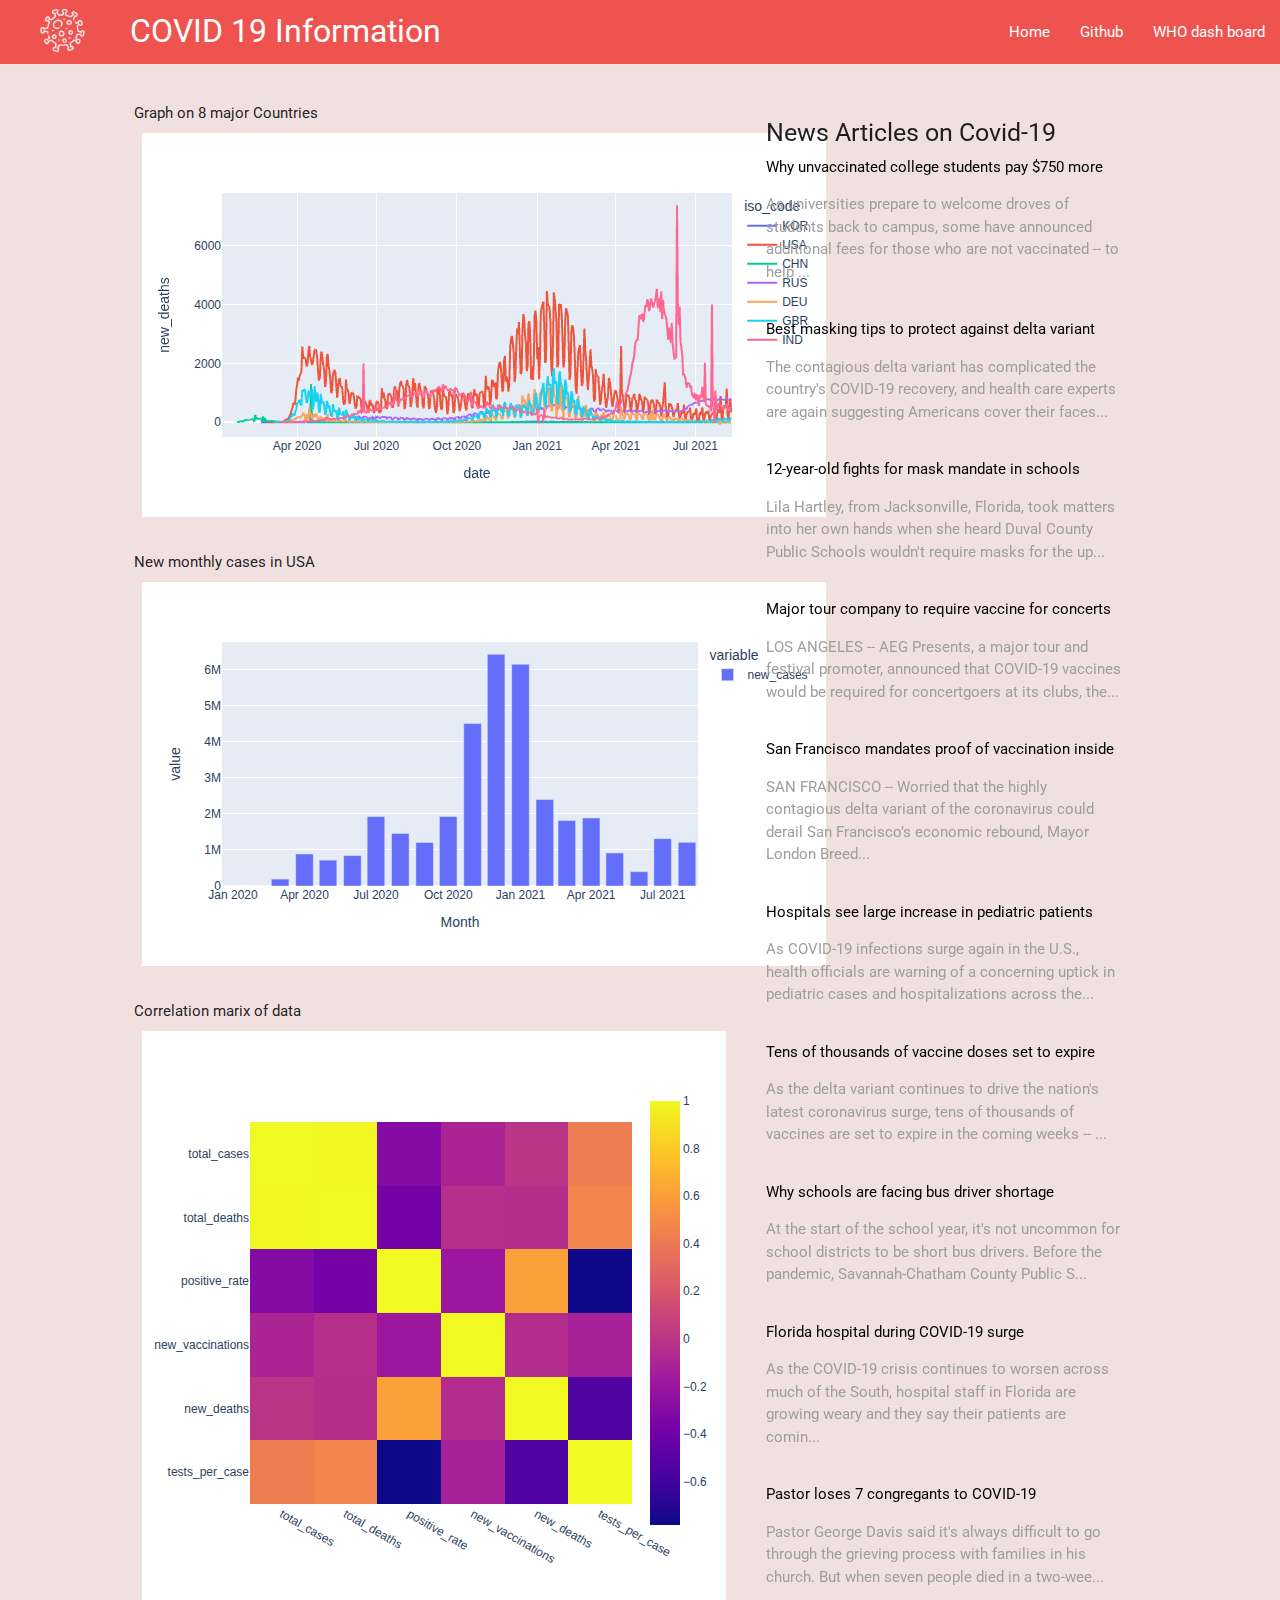
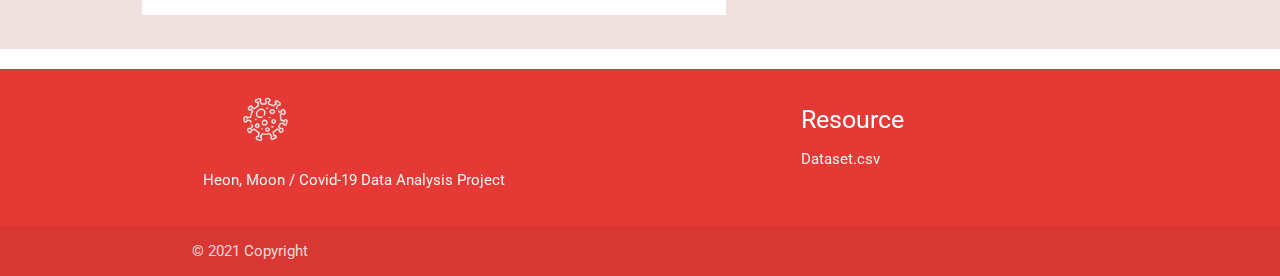
<file: index.html>
<!DOCTYPE html>


<html>


  <head>
          <!-- website setup -->
     <!-- SETUP / SETTING / TITLE ETC... -->
      <link rel="stylesheet" href="index.css">
    
      <!-- GOOGLE FONTS API IMPORTED-->
      <link rel="stylesheet" href="https://cdnjs.cloudflare.com/ajax/libs/materialize/1.0.0/css/materialize.min.css">
      <link rel="preconnect" href="https://fonts.googleapis.com">
      <link rel="preconnect" href="https://fonts.gstatic.com" crossorigin>
        <!-- GOOGLE FONTS API IMPORTED-->

      <!-- MATERIALIZE LIBRARY IMPORTED-->
      <link href="https://fonts.googleapis.com/css2?family=Roboto&display=swap" rel="stylesheet">
      <script src="https://cdnjs.cloudflare.com/ajax/libs/materialize/1.0.0/js/materialize.min.js"></script>
      <!-- MATERIALIZE LIBRARY IMPORTED-->

  </head>


  <body>
      <!------------ NAVIGATION BAR ------------>
      <nav>
          <div class="nav-wrapper red lighten-1" >
            <a href="index.html" class="brand-logo">
              <!-- <p style="margin-top: 0px; margin-left: 40px;">COVID 19 Information</p> -->
              <img class="logo-image left" src="covid19.png"></img>
              <p class = "right" style="margin-top: 0px; margin-left: 40px;">COVID 19 Information</p>
            </a>
            
            <ul id="nav-mobile" class="right hide-on-med-and-down">
              <li><a href="index.html">Home</a></li>
              <li><a href="https://github.com/owid/covid-19-data/tree/master/public/data" target = "_blank">Github</a></li>
              <li><a href="https://covid19.who.int/" target="_blank">WHO dash board</a></li>

            </ul>
          </div>
      </nav>
      <!------------ NAVIGATION BAR ------------>


        
        



      <!----------------------- CONTENTS ----------------------->
        <div class="row"  style="background-color: rgb(241, 224, 224); padding-top: 3%;">
          <!-- <div class="col s1"></div> -->
          
          <div class="col s6" style="margin-left: 3%; ">
            <div class="row ">
              <div  class = "container">
                <div class = "title">Graph on 8 major Countries</div>
                <iframe height="400" width="700" src="figure1.html" title="YouTube video player" frameborder="0" allow="accelerometer; autoplay; clipboard-write; encrypted-media; gyroscope; picture-in-picture" allowfullscreen></iframe>
              </div>
              
            </div>

            <div class="row">
              <div  class = "container">
                <div class = "title">New monthly cases in USA</div>
                <iframe height="400" width="700" src="figure2.html" title="YouTube video player" frameborder="0" allow="accelerometer; autoplay; clipboard-write; encrypted-media; gyroscope; picture-in-picture" allowfullscreen></iframe>                                    

              </div>
            </div>

            <div class="row">
              <div  class = "container">
                <div class = "title">Correlation marix of data</div>
                <iframe height="600" width="600" src="corr.html" title="YouTube video player" frameborder="0" allow="accelerometer; autoplay; clipboard-write; encrypted-media; gyroscope; picture-in-picture" allowfullscreen></iframe>                                    

              </div>
            </div>

          </div>

          <div class="col s5"  style="margin-right: 1%;">

            <div  class = "container">
            
                <H5>News Articles on Covid-19</H5>
                <div class="row">
                  <div class="col s12 m12">
                      <div class="card-content white-text">
                        <span class="card-title black-text"><a class="black-text" href="https://abcnews.go.com/US/colleges-charge-unvaccinated-students-fees-750-foot-additional/story?id=79420887" target="_blank">Why unvaccinated college students pay $750 more </a></span>
                        <p class="grey-text darken-2">As universities prepare to welcome droves of students back to campus, some have announced additional fees for those who are not vaccinated -- to help ...</p>
                      </div>
                  </div>
                </div>

                <div class="row">
                  <div class="col s12 m12">
                      <div class="card-content white-text">
                        <span class="card-title black-text"><a class="black-text" href="https://abcnews.go.com/Health/experts-share-best-masking-tips-protect-covid-19/story?id=79363986" target="_blank">Best masking tips to protect against delta variant</a></span>
                        <p class="grey-text darken-2">The contagious delta variant has complicated the country's COVID-19 recovery, and health care experts are again suggesting Americans cover their faces...</p>
                      </div>
                  </div>
                </div>

                <div class="row">
                  <div class="col s12 m12">
                      <div class="card-content white-text">
                        <span class="card-title black-text"><a class="black-text" href="https://abcnews.go.com/GMA/Living/12-year-fights-mask-mandate-schools/story?id=79422700" target="_blank">12-year-old fights for mask mandate in schools</a></span>
                        <p class="grey-text darken-2">Lila Hartley, from Jacksonville, Florida, took matters into her own hands when she heard Duval County Public Schools wouldn't require masks for the up...</p>
                      </div>
                  </div>
                </div>
                
                <div class="row">
                  <div class="col s12 m12">
                      <div class="card-content white-text">
                        <span class="card-title black-text"><a class="black-text" href="https://abcnews.go.com/Entertainment/wireStory/aeg-presents-require-covid-19-vaccines-concertgoers-79424034" target="_blank">Major tour company to require vaccine for concerts</a></span>
                        <p class="grey-text darken-2">LOS ANGELES -- AEG Presents, a major tour and festival promoter, announced that COVID-19 vaccines would be required for concertgoers at its clubs, the...</p>
                      </div>
                  </div>
                </div>
                
                <div class="row">
                  <div class="col s12 m12">
                      <div class="card-content white-text">
                        <span class="card-title black-text"><a class="black-text" href="https://abcnews.go.com/Health/wireStory/san-francisco-mandates-proof-vaccination-indoors-79424605" target="_blank">San Francisco mandates proof of vaccination inside</a></span>
                        <p class="grey-text darken-2">SAN FRANCISCO -- Worried that the highly contagious delta variant of the coronavirus could derail San Francisco’s economic rebound, Mayor London Breed...</p>
                      </div>
                  </div>
                </div>
                
                <div class="row">
                  <div class="col s12 m12">
                      <div class="card-content white-text">
                        <span class="card-title black-text"><a class="black-text" href="https://abcnews.go.com/US/front-line-workers-warn-significant-increase-pediatric-covid/story?id=79398140" target="_blank">Hospitals see large increase in pediatric patients</a></span>
                        <p class="grey-text darken-2">As COVID-19 infections surge again in the U.S., health officials are warning of a concerning uptick in pediatric cases and hospitalizations across the...</p>
                      </div>
                  </div>
                </div>
                
                <div class="row">
                  <div class="col s12 m12">
                      <div class="card-content white-text">
                        <span class="card-title black-text"><a class="black-text" href="https://abcnews.go.com/US/us-battles-delta-variant-tens-thousands-vaccine-doses/story?id=79404935" target="_blank">Tens of thousands of vaccine doses set to expire</a></span>
                        <p class="grey-text darken-2">As the delta variant continues to drive the nation's latest coronavirus surge, tens of thousands of vaccines are set to expire in the coming weeks -- ...</p>
                      </div>
                  </div>
                </div>
                
                <div class="row">
                  <div class="col s12 m12">
                      <div class="card-content white-text">
                        <span class="card-title black-text"><a class="black-text" href="https://abcnews.go.com/US/school-districts-nationwide-facing-bus-driver-shortages/story?id=79124876" target="_blank">Why schools are facing bus driver shortage</a></span>
                        <p class="grey-text darken-2">At the start of the school year, it's not uncommon for school districts to be short bus drivers. Before the pandemic, Savannah-Chatham County Public S...</p>
                      </div>
                  </div>
                </div>
                
                <div class="row">
                  <div class="col s12 m12">
                      <div class="card-content white-text">
                        <span class="card-title black-text"><a class="black-text" href="https://abcnews.go.com/US/florida-hospital-overwhelmed-covid-19-surge/story?id=79408985" target="_blank">Florida hospital during COVID-19 surge</a></span>
                        <p class="grey-text darken-2">As the COVID-19 crisis continues to worsen across much of the South, hospital staff in Florida are growing weary and they say their patients are comin...</p>
                      </div>
                  </div>
                </div>
                
                <div class="row">
                  <div class="col s12 m12">
                      <div class="card-content white-text">
                        <span class="card-title black-text"><a class="black-text" href="https://abcnews.go.com/Health/florida-pastor-pushes-inoculation-losing-congregants-covid-19/story?id=79409077" target="_blank">Pastor loses 7 congregants to COVID-19</a></span>
                        <p class="grey-text darken-2">Pastor George Davis said it's always difficult to go through the grieving process with families in his church. But when seven people died in a two-wee...</p>
                      </div>
                  </div>
                </div>
            </div>


          </div>


          <!-- <div class="col s1"></div> -->


        </div>


      <!----------------------- CONTENTS ----------------------->

    

      <!------------------------ FOOTER ------------------------>

        <footer class="page-footer red darken-1">
          <div class="container">
            <div class="row">
              <div class="col l6 s12">
                <a href="index.html" class="brand-logo-footer">
                  <!-- <p style="margin-top: 0px; margin-left: 40px;">COVID 19 Information</p> -->
                  <img class="logo-image" src="covid19.png"></img>
                </a>              <p class="grey-text text-lighten-4">Heon, Moon / Covid-19 Data Analysis Project</p>
              </div>
              <div class="col l4 offset-l2 s12">
                <h5 class="white-text">Resource</h5>
                <ul>
                  <li><a class="grey-text text-lighten-3" href="https://covid.ourworldindata.org/data/owid-covid-data.csv">Dataset.csv</a></li>

                </ul>
              </div>
            </div>
          </div>
          <div class="footer-copyright">
            <div class="container">
            © 2021 Copyright
            </div>
          </div>
        </footer>
      <!------------------------ FOOTER ------------------------>

  </body>




</html>
</file>
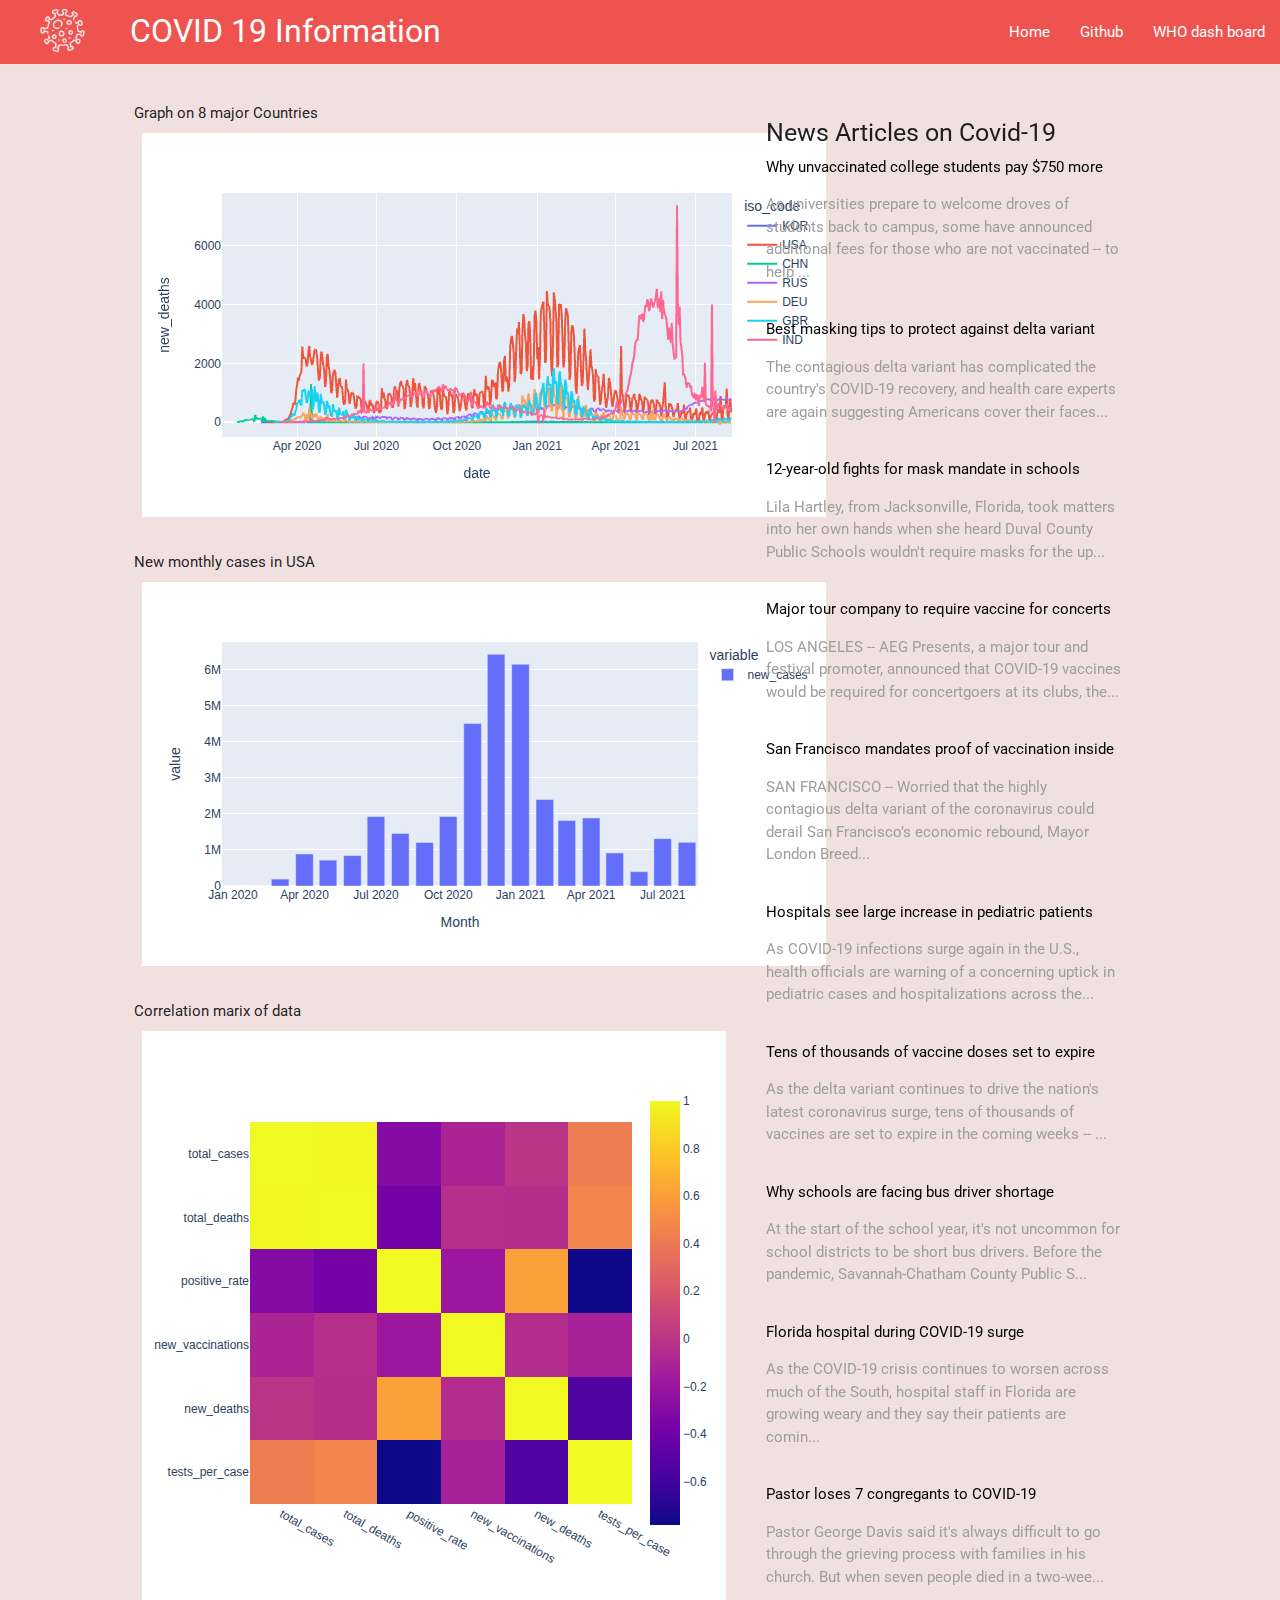
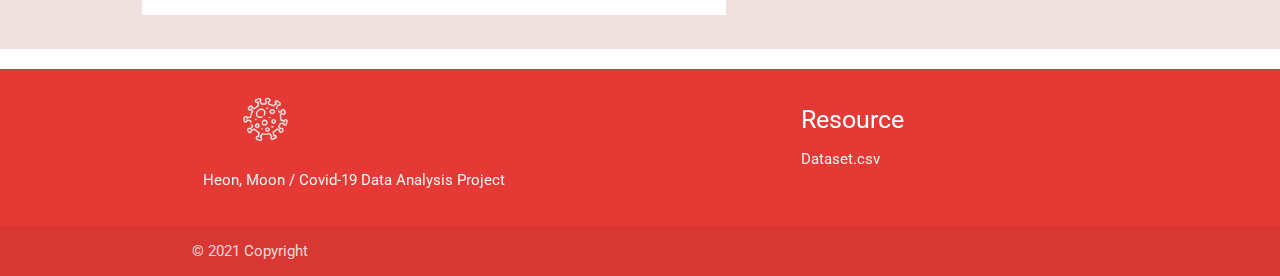
<file: covid_data_project.html>
<!DOCTYPE html>


<html>


  <head>
          <!-- website setup -->
     <!-- SETUP / SETTING / TITLE ETC... -->
      <link rel="stylesheet" href="index.css">
    
      <!-- GOOGLE FONTS API IMPORTED-->
      <link rel="stylesheet" href="https://cdnjs.cloudflare.com/ajax/libs/materialize/1.0.0/css/materialize.min.css">
      <link rel="preconnect" href="https://fonts.googleapis.com">
      <link rel="preconnect" href="https://fonts.gstatic.com" crossorigin>
        <!-- GOOGLE FONTS API IMPORTED-->

      <!-- MATERIALIZE LIBRARY IMPORTED-->
      <link href="https://fonts.googleapis.com/css2?family=Roboto&display=swap" rel="stylesheet">
      <script src="https://cdnjs.cloudflare.com/ajax/libs/materialize/1.0.0/js/materialize.min.js"></script>
      <!-- MATERIALIZE LIBRARY IMPORTED-->

  </head>


  <body>
      <!------------ NAVIGATION BAR ------------>
      <nav>
          <div class="nav-wrapper red lighten-1" >
            <a href="index.html" class="brand-logo">
              <!-- <p style="margin-top: 0px; margin-left: 40px;">COVID 19 Information</p> -->
              <img class="logo-image left" src="covid19.png"></img>
              <p class = "right" style="margin-top: 0px; margin-left: 40px;">COVID 19 Information</p>
            </a>
            
            <ul id="nav-mobile" class="right hide-on-med-and-down">
              <li><a href="index.html">Home</a></li>
              <li><a href="https://github.com/owid/covid-19-data/tree/master/public/data" target = "_blank">Github</a></li>
              <li><a href="https://covid19.who.int/" target="_blank">WHO dash board</a></li>

            </ul>
          </div>
      </nav>
      <!------------ NAVIGATION BAR ------------>


        
        



      <!----------------------- CONTENTS ----------------------->
        <div class="row"  style="background-color: rgb(241, 224, 224); padding-top: 3%;">
          <!-- <div class="col s1"></div> -->
          
          <div class="col s6" style="margin-left: 3%; ">
            <div class="row ">
              <div  class = "container">
                <div class = "title">Graph on 8 major Countries</div>
                <iframe height="400" width="700" src="figure1.html" title="YouTube video player" frameborder="0" allow="accelerometer; autoplay; clipboard-write; encrypted-media; gyroscope; picture-in-picture" allowfullscreen></iframe>
              </div>
              
            </div>

            <div class="row">
              <div  class = "container">
                <div class = "title">New monthly cases in USA</div>
                <iframe height="400" width="700" src="figure2.html" title="YouTube video player" frameborder="0" allow="accelerometer; autoplay; clipboard-write; encrypted-media; gyroscope; picture-in-picture" allowfullscreen></iframe>                                    

              </div>
            </div>

            <div class="row">
              <div  class = "container">
                <div class = "title">Correlation marix of data</div>
                <iframe height="600" width="600" src="corr.html" title="YouTube video player" frameborder="0" allow="accelerometer; autoplay; clipboard-write; encrypted-media; gyroscope; picture-in-picture" allowfullscreen></iframe>                                    

              </div>
            </div>

          </div>

          <div class="col s5"  style="margin-right: 1%;">

            <div  class = "container">
            
                <H5>News Articles on Covid-19</H5>
                <div class="row">
                  <div class="col s12 m12">
                      <div class="card-content white-text">
                        <span class="card-title black-text"><a class="black-text" href="https://abcnews.go.com/US/colleges-charge-unvaccinated-students-fees-750-foot-additional/story?id=79420887" target="_blank">Why unvaccinated college students pay $750 more </a></span>
                        <p class="grey-text darken-2">As universities prepare to welcome droves of students back to campus, some have announced additional fees for those who are not vaccinated -- to help ...</p>
                      </div>
                  </div>
                </div>

                <div class="row">
                  <div class="col s12 m12">
                      <div class="card-content white-text">
                        <span class="card-title black-text"><a class="black-text" href="https://abcnews.go.com/Health/experts-share-best-masking-tips-protect-covid-19/story?id=79363986" target="_blank">Best masking tips to protect against delta variant</a></span>
                        <p class="grey-text darken-2">The contagious delta variant has complicated the country's COVID-19 recovery, and health care experts are again suggesting Americans cover their faces...</p>
                      </div>
                  </div>
                </div>

                <div class="row">
                  <div class="col s12 m12">
                      <div class="card-content white-text">
                        <span class="card-title black-text"><a class="black-text" href="https://abcnews.go.com/GMA/Living/12-year-fights-mask-mandate-schools/story?id=79422700" target="_blank">12-year-old fights for mask mandate in schools</a></span>
                        <p class="grey-text darken-2">Lila Hartley, from Jacksonville, Florida, took matters into her own hands when she heard Duval County Public Schools wouldn't require masks for the up...</p>
                      </div>
                  </div>
                </div>
                
                <div class="row">
                  <div class="col s12 m12">
                      <div class="card-content white-text">
                        <span class="card-title black-text"><a class="black-text" href="https://abcnews.go.com/Entertainment/wireStory/aeg-presents-require-covid-19-vaccines-concertgoers-79424034" target="_blank">Major tour company to require vaccine for concerts</a></span>
                        <p class="grey-text darken-2">LOS ANGELES -- AEG Presents, a major tour and festival promoter, announced that COVID-19 vaccines would be required for concertgoers at its clubs, the...</p>
                      </div>
                  </div>
                </div>
                
                <div class="row">
                  <div class="col s12 m12">
                      <div class="card-content white-text">
                        <span class="card-title black-text"><a class="black-text" href="https://abcnews.go.com/Health/wireStory/san-francisco-mandates-proof-vaccination-indoors-79424605" target="_blank">San Francisco mandates proof of vaccination inside</a></span>
                        <p class="grey-text darken-2">SAN FRANCISCO -- Worried that the highly contagious delta variant of the coronavirus could derail San Francisco’s economic rebound, Mayor London Breed...</p>
                      </div>
                  </div>
                </div>
                
                <div class="row">
                  <div class="col s12 m12">
                      <div class="card-content white-text">
                        <span class="card-title black-text"><a class="black-text" href="https://abcnews.go.com/US/front-line-workers-warn-significant-increase-pediatric-covid/story?id=79398140" target="_blank">Hospitals see large increase in pediatric patients</a></span>
                        <p class="grey-text darken-2">As COVID-19 infections surge again in the U.S., health officials are warning of a concerning uptick in pediatric cases and hospitalizations across the...</p>
                      </div>
                  </div>
                </div>
                
                <div class="row">
                  <div class="col s12 m12">
                      <div class="card-content white-text">
                        <span class="card-title black-text"><a class="black-text" href="https://abcnews.go.com/US/us-battles-delta-variant-tens-thousands-vaccine-doses/story?id=79404935" target="_blank">Tens of thousands of vaccine doses set to expire</a></span>
                        <p class="grey-text darken-2">As the delta variant continues to drive the nation's latest coronavirus surge, tens of thousands of vaccines are set to expire in the coming weeks -- ...</p>
                      </div>
                  </div>
                </div>
                
                <div class="row">
                  <div class="col s12 m12">
                      <div class="card-content white-text">
                        <span class="card-title black-text"><a class="black-text" href="https://abcnews.go.com/US/school-districts-nationwide-facing-bus-driver-shortages/story?id=79124876" target="_blank">Why schools are facing bus driver shortage</a></span>
                        <p class="grey-text darken-2">At the start of the school year, it's not uncommon for school districts to be short bus drivers. Before the pandemic, Savannah-Chatham County Public S...</p>
                      </div>
                  </div>
                </div>
                
                <div class="row">
                  <div class="col s12 m12">
                      <div class="card-content white-text">
                        <span class="card-title black-text"><a class="black-text" href="https://abcnews.go.com/US/florida-hospital-overwhelmed-covid-19-surge/story?id=79408985" target="_blank">Florida hospital during COVID-19 surge</a></span>
                        <p class="grey-text darken-2">As the COVID-19 crisis continues to worsen across much of the South, hospital staff in Florida are growing weary and they say their patients are comin...</p>
                      </div>
                  </div>
                </div>
                
                <div class="row">
                  <div class="col s12 m12">
                      <div class="card-content white-text">
                        <span class="card-title black-text"><a class="black-text" href="https://abcnews.go.com/Health/florida-pastor-pushes-inoculation-losing-congregants-covid-19/story?id=79409077" target="_blank">Pastor loses 7 congregants to COVID-19</a></span>
                        <p class="grey-text darken-2">Pastor George Davis said it's always difficult to go through the grieving process with families in his church. But when seven people died in a two-wee...</p>
                      </div>
                  </div>
                </div>
            </div>


          </div>


          <!-- <div class="col s1"></div> -->


        </div>


      <!----------------------- CONTENTS ----------------------->

    

      <!------------------------ FOOTER ------------------------>

        <footer class="page-footer red darken-1">
          <div class="container">
            <div class="row">
              <div class="col l6 s12">
                <a href="index.html" class="brand-logo-footer">
                  <!-- <p style="margin-top: 0px; margin-left: 40px;">COVID 19 Information</p> -->
                  <img class="logo-image" src="covid19.png"></img>
                </a>              <p class="grey-text text-lighten-4">Heon, Moon / Covid-19 Data Analysis Project</p>
              </div>
              <div class="col l4 offset-l2 s12">
                <h5 class="white-text">Resource</h5>
                <ul>
                  <li><a class="grey-text text-lighten-3" href="https://covid.ourworldindata.org/data/owid-covid-data.csv">Dataset.csv</a></li>

                </ul>
              </div>
            </div>
          </div>
          <div class="footer-copyright">
            <div class="container">
            © 2021 Copyright
            </div>
          </div>
        </footer>
      <!------------------------ FOOTER ------------------------>

  </body>




</html>
</file>
<file: index.css>
body {
  font-family: "Roboto", sans-serif;
}

.logo-image {
  width: 55px;
  margin-top: 3px;
  margin-left: 35px;
}

.logo-image-footer {
  width: 55px;
  margin-top: 3px;
  margin-left: 35px;
}

.logo-image:hover {
  width: 58px;
  margin-top: 4px;
  margin-left: 31px;
  transition: 0.5s;
}
</file>
